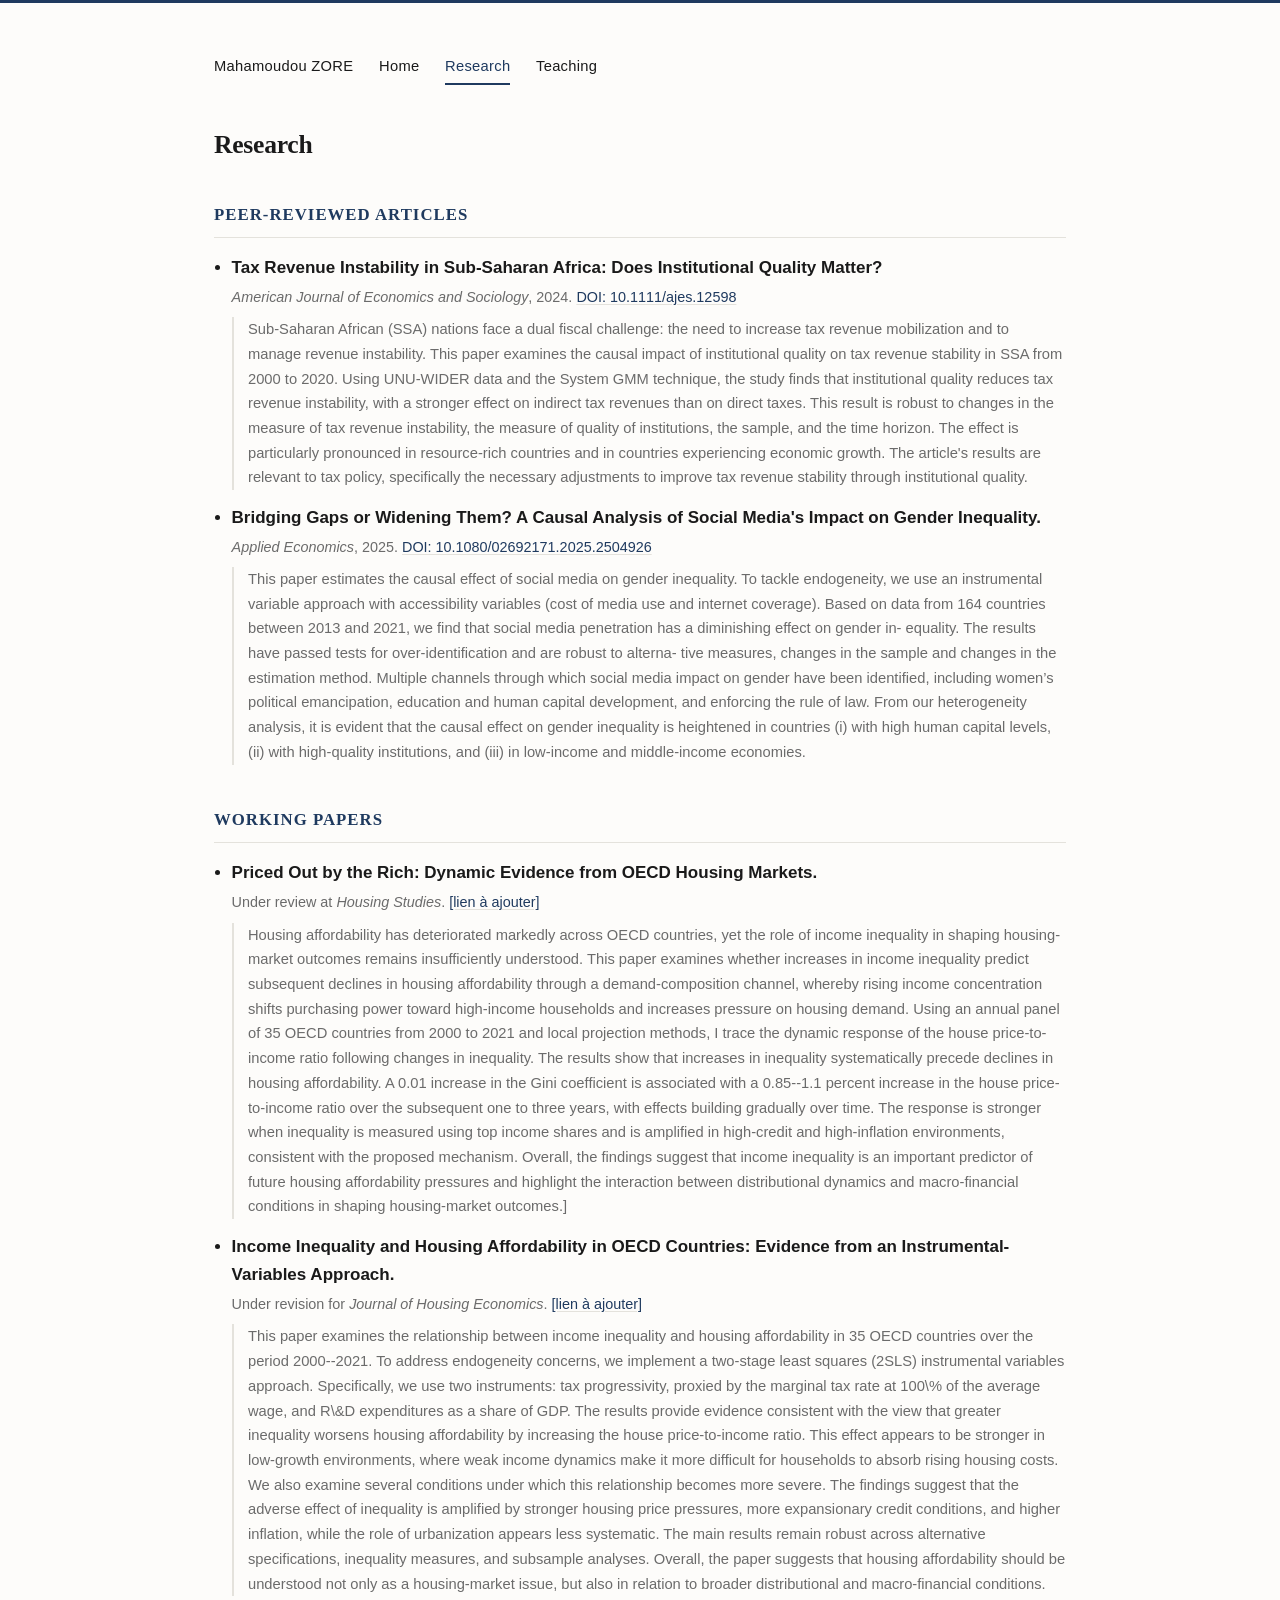
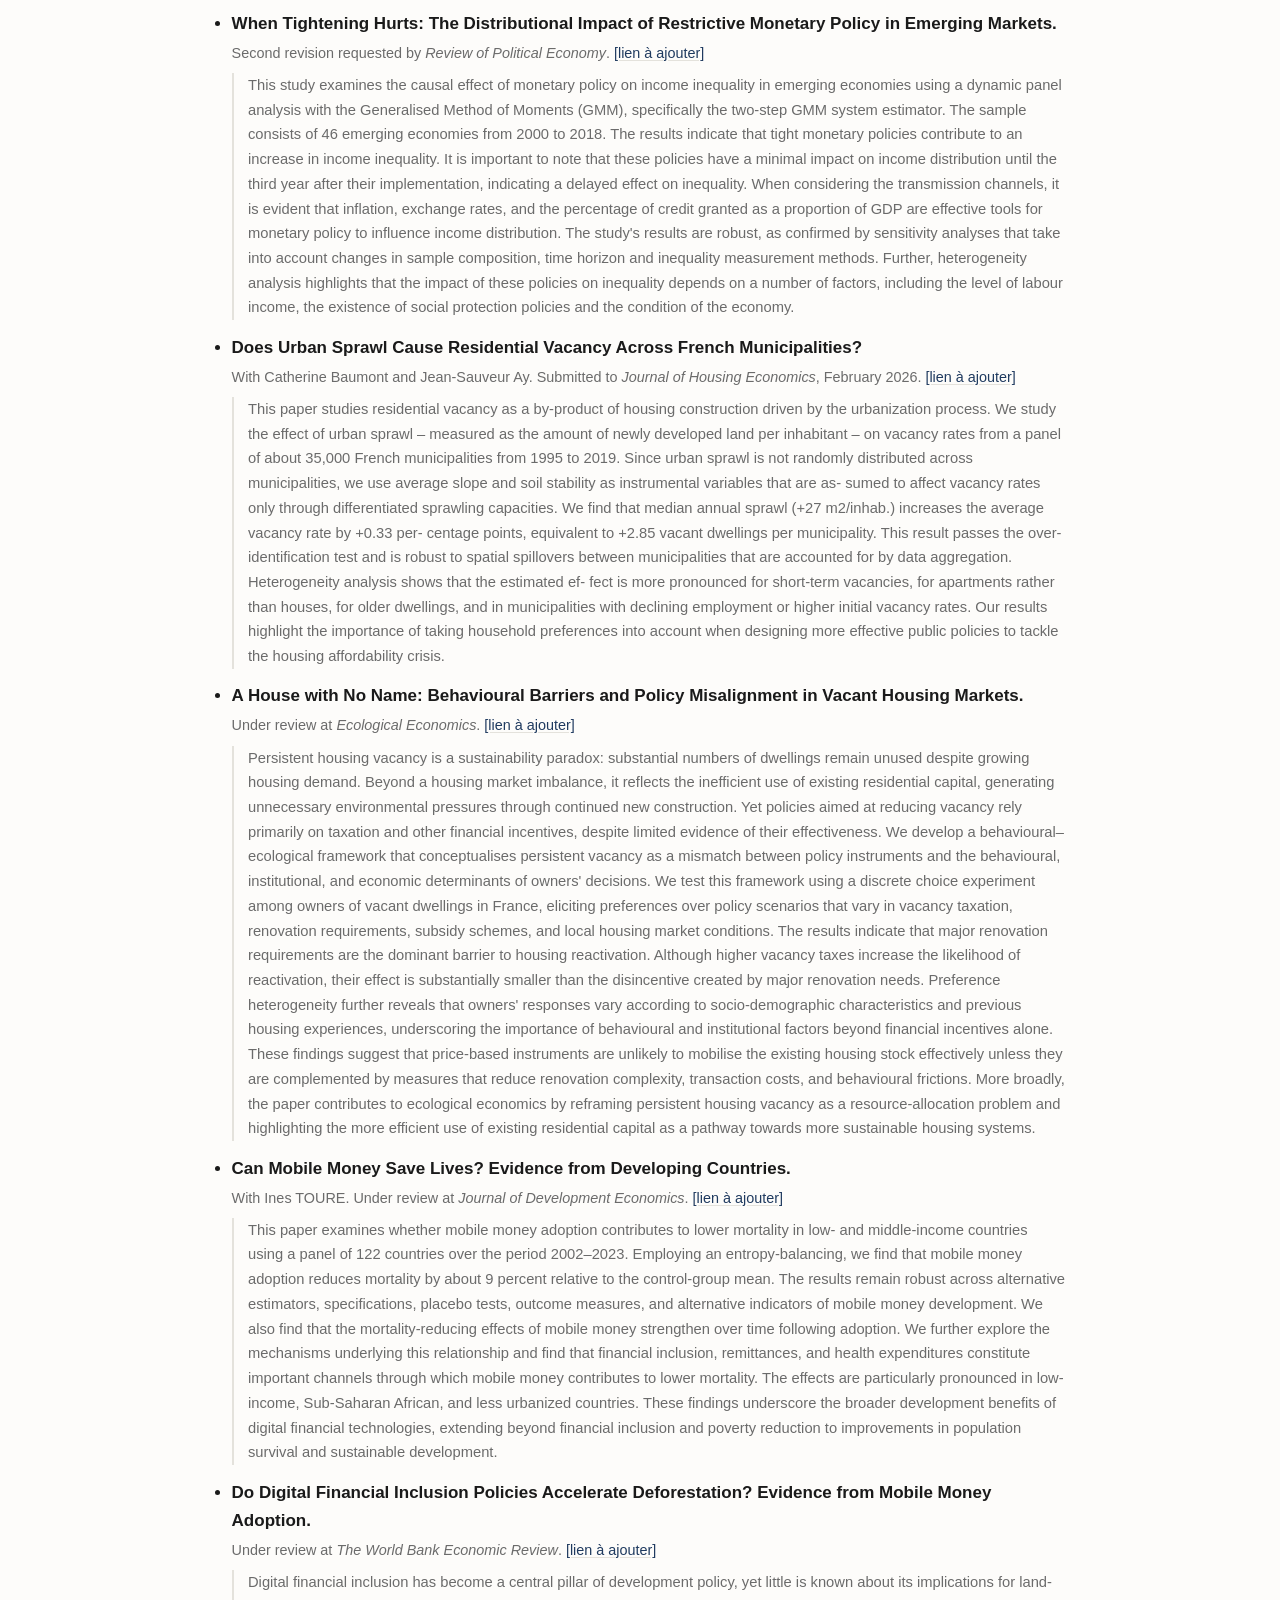
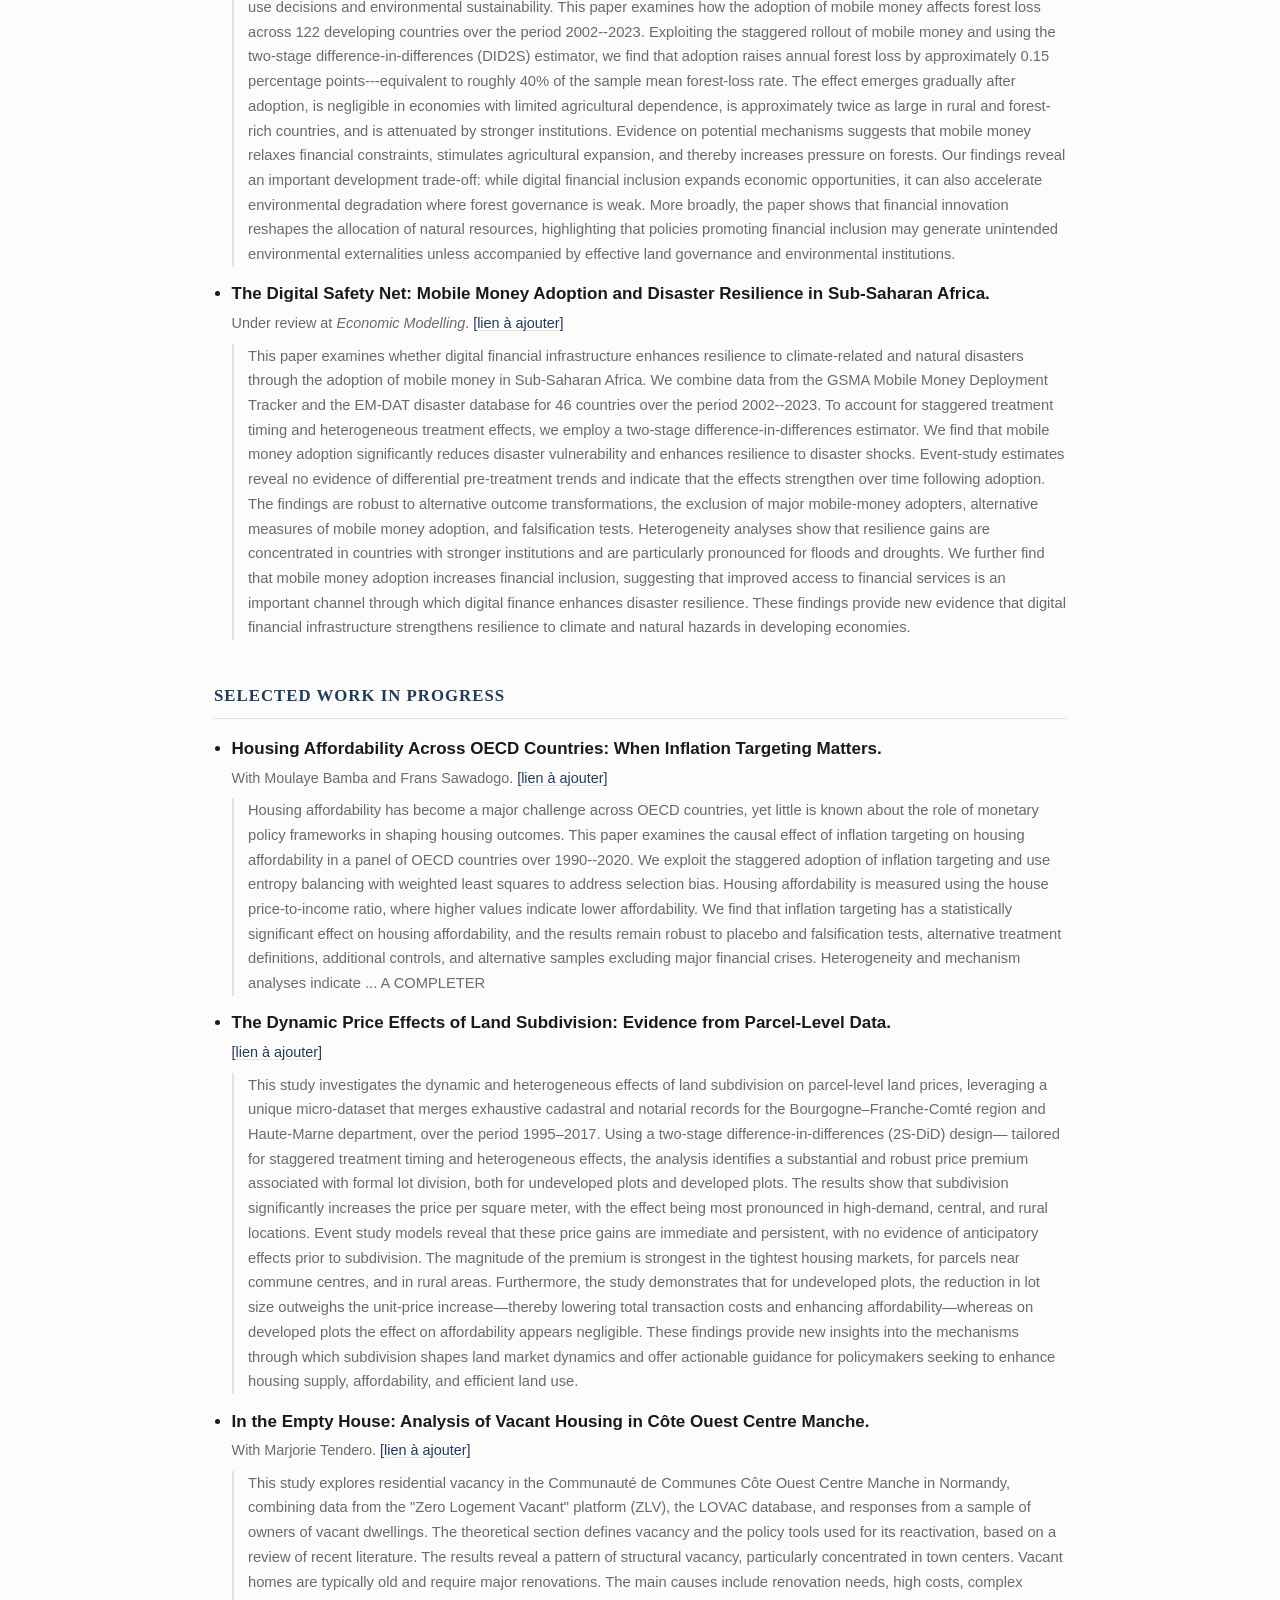
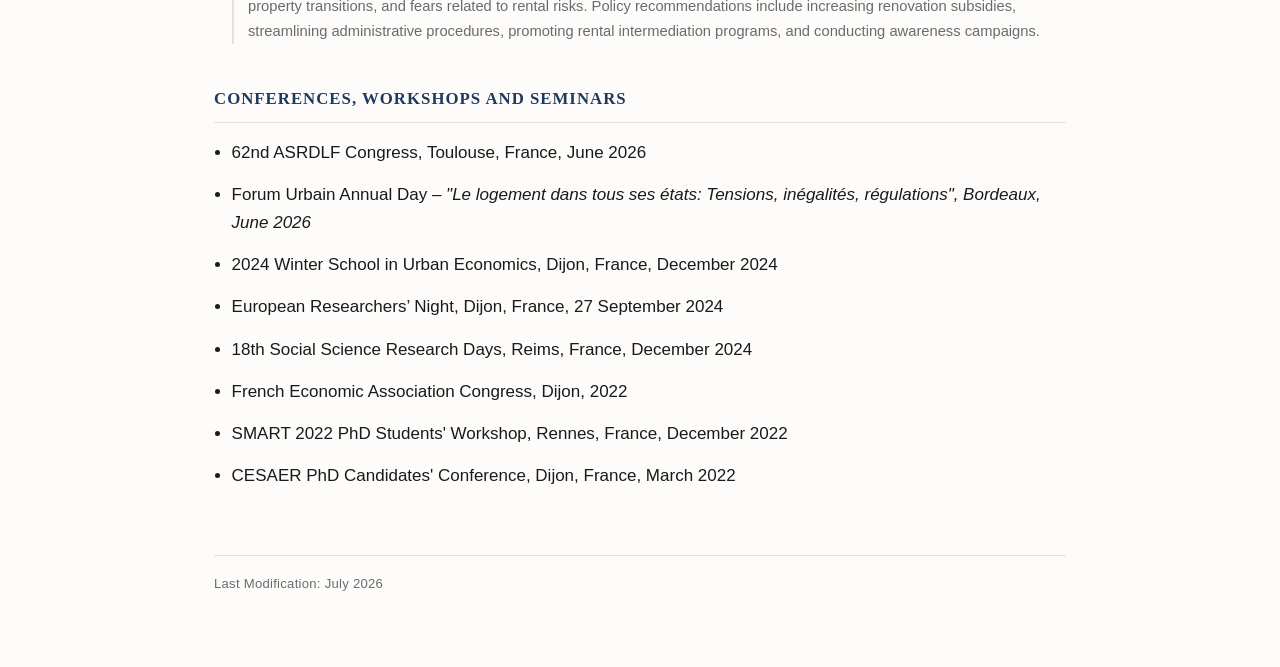
<file: research.html>
<!DOCTYPE html>
<html lang="en">
<head>
<meta charset="UTF-8">
<meta name="description" content="Research and publications by Mahamoudou Zoré — housing economics, development economics, and applied econometrics.">
<meta name="viewport" content="width=device-width, initial-scale=1.0">
<title>Research — Mahamoudou ZORE</title>
<link rel="stylesheet" href="styles.css">
</head>
<body>
<div class="wrap">

  
  <nav>
    <a href="index.html">Mahamoudou ZORE</a>
  <a href="index.html">Home</a>
  <a href="research.html" class="active">Research</a>
  <a href="teaching.html">Teaching</a>
</nav>

  <h1 style="font-size:1.6rem;">Research</h1>

  <h2>Peer-reviewed articles</h2>
  <ul>
    <li>
      <span class="entry-title">Tax Revenue Instability in Sub-Saharan Africa: Does Institutional Quality Matter?</span><br>
      <span class="entry-meta"><em>American Journal of Economics and Sociology</em>, 2024. <a href="https://doi.org/10.1111/ajes.12598">DOI: 10.1111/ajes.12598</a></span>
      <p class="abstract">Sub-Saharan African (SSA) nations face a dual fiscal challenge: the need to increase tax revenue mobilization and to manage revenue instability. This paper examines the causal impact of institutional quality on tax revenue stability in SSA from 2000 to 2020. Using UNU-WIDER data and the System GMM technique, the study finds that institutional quality reduces tax revenue instability, with a stronger effect on indirect tax revenues than on direct taxes. This result is robust to changes in the measure of tax revenue instability, the measure of quality of institutions, the sample, and the time horizon. The effect is particularly pronounced in resource-rich countries and in countries experiencing economic growth. The article's results are relevant to tax policy, specifically the necessary adjustments to improve tax revenue stability through institutional quality.</p>
    </li>
    <li>
      <span class="entry-title">Bridging Gaps or Widening Them? A Causal Analysis of Social Media's Impact on Gender Inequality.</span><br>
      <span class="entry-meta"><em>Applied Economics</em>, 2025. <a href="https://doi.org/10.1080/02692171.2025.2504926">DOI: 10.1080/02692171.2025.2504926</a></span>
      <p class="abstract">This paper estimates the causal effect of social media on gender inequality. To tackle endogeneity, we use an instrumental variable approach with accessibility variables (cost of media use and internet coverage). Based on data from 164 countries between 2013 and 2021, we find that social media penetration has a diminishing effect on gender in- equality. The results have passed tests for over-identification and are robust to alterna- tive measures, changes in the sample and changes in the estimation method. Multiple channels through which social media impact on gender have been identified, including women’s political emancipation, education and human capital development, and enforcing the rule of law. From our heterogeneity analysis, it is evident that the causal effect on gender inequality is heightened in countries (i) with high human capital levels, (ii) with high-quality institutions, and (iii) in low-income and middle-income economies.</p>
    </li>
  </ul>

  <h2>Working papers</h2>
  <ul>
    <li>
      <span class="entry-title">Priced Out by the Rich: Dynamic Evidence from OECD Housing Markets.</span>
      <span class="entry-meta">Under review at <em>Housing Studies</em>. <a href="#">[lien à ajouter]</a></span>
      <p class="abstract">Housing affordability has deteriorated markedly across OECD countries, yet the role of income inequality in shaping housing-market outcomes remains insufficiently understood. This paper examines whether increases in income inequality predict subsequent declines in housing affordability through a demand-composition channel, whereby rising income concentration shifts purchasing power toward high-income households and increases pressure on housing demand. Using an annual panel of 35 OECD countries from 2000 to 2021 and local projection methods, I trace the dynamic response of the house price-to-income ratio following changes in inequality.
The results show that increases in inequality systematically precede declines in housing affordability. A 0.01 increase in the Gini coefficient is associated with a 0.85--1.1 percent increase in the house price-to-income ratio over the subsequent one to three years, with effects building gradually over time. The response is stronger when inequality is measured using top income shares and is amplified in high-credit and high-inflation environments, consistent with the proposed mechanism.
Overall, the findings suggest that income inequality is an important predictor of future housing affordability pressures and highlight the interaction between distributional dynamics and macro-financial conditions in shaping housing-market outcomes.]</p>
    </li>
    <li>
      <span class="entry-title">Income Inequality and Housing Affordability in OECD Countries: Evidence from an Instrumental-Variables Approach.</span>
      <span class="entry-meta">Under revision for <em>Journal of Housing Economics</em>. <a href="#">[lien à ajouter]</a></span>
      <p class="abstract">This paper examines the relationship between income inequality and housing affordability in 35 OECD countries over the period 2000--2021. To address endogeneity concerns, we implement a two-stage least squares (2SLS) instrumental variables approach. Specifically, we use two instruments: tax progressivity, proxied by the marginal tax rate at 100\% of the average wage, and R\&D expenditures as a share of GDP. The results provide evidence consistent with the view that greater inequality worsens housing affordability by increasing the house price-to-income ratio. This effect appears to be stronger in low-growth environments, where weak income dynamics make it more difficult for households to absorb rising housing costs. We also examine several conditions under which this relationship becomes more severe. The findings suggest that the adverse effect of inequality is amplified by stronger housing price pressures, more expansionary credit conditions, and higher inflation, while the role of urbanization appears less systematic. The main results remain robust across alternative specifications, inequality measures, and subsample analyses. Overall, the paper suggests that housing affordability should be understood not only as a housing-market issue, but also in relation to broader distributional and macro-financial conditions.</p>
    </li>
    <li>
      <span class="entry-title">When Tightening Hurts: The Distributional Impact of Restrictive Monetary Policy in Emerging Markets.</span>
      <span class="entry-meta">Second revision requested by <em>Review of Political Economy</em>. <a href="#">[lien à ajouter]</a></span>
      <p class="abstract">This study examines the causal effect of monetary policy on income inequality in emerging economies using a dynamic panel analysis with the Generalised Method of Moments (GMM), specifically the two-step GMM system estimator. The sample consists of 46 emerging economies from 2000 to 2018. The results indicate that tight monetary policies contribute to an increase in income inequality. It is important to note that these policies have a minimal impact on income distribution until the third year after their implementation, indicating a delayed effect on inequality. When considering the transmission channels, it is evident that inflation, exchange rates, and the percentage of credit granted as a proportion of GDP are effective tools for monetary policy to influence income distribution. The study's results are robust, as confirmed by sensitivity analyses that take into account changes in sample composition, time horizon and inequality measurement methods. Further, heterogeneity analysis highlights that the impact of these policies on inequality depends on a number of factors, including the level of labour income, the existence of social protection policies and the condition of the economy.</p>
    </li>
    <li>
      <span class="entry-title">Does Urban Sprawl Cause Residential Vacancy Across French Municipalities?</span>
      <span class="entry-meta">With Catherine Baumont and Jean-Sauveur Ay. Submitted to <em>Journal of Housing Economics</em>, February 2026. <a href="#">[lien à ajouter]</a></span>
      <p class="abstract">This paper studies residential vacancy as a by-product of housing construction driven by
the urbanization process. We study the effect of urban sprawl – measured as the amount of
newly developed land per inhabitant – on vacancy rates from a panel of about 35,000 French
municipalities from 1995 to 2019. Since urban sprawl is not randomly distributed across
municipalities, we use average slope and soil stability as instrumental variables that are as-
sumed to affect vacancy rates only through differentiated sprawling capacities. We find that
median annual sprawl (+27 m2/inhab.) increases the average vacancy rate by +0.33 per-
centage points, equivalent to +2.85 vacant dwellings per municipality. This result passes
the over-identification test and is robust to spatial spillovers between municipalities that
are accounted for by data aggregation. Heterogeneity analysis shows that the estimated ef-
fect is more pronounced for short-term vacancies, for apartments rather than houses, for
older dwellings, and in municipalities with declining employment or higher initial vacancy
rates. Our results highlight the importance of taking household preferences into account
when designing more effective public policies to tackle the housing affordability crisis.</p>
    </li>
    <li>
      <span class="entry-title">A House with No Name: Behavioural Barriers and Policy Misalignment in Vacant Housing Markets.</span>
      <span class="entry-meta">Under review at <em>Ecological Economics</em>. <a href="#">[lien à ajouter]</a></span>
      <p class="abstract">Persistent housing vacancy is a sustainability paradox: substantial numbers of dwellings remain unused despite growing housing demand. Beyond a housing market imbalance, it reflects the inefficient use of existing residential capital, generating unnecessary environmental pressures through continued new construction. Yet policies aimed at reducing vacancy rely primarily on taxation and other financial incentives, despite limited evidence of their effectiveness.
We develop a behavioural–ecological framework that conceptualises persistent vacancy as a mismatch between policy instruments and the behavioural, institutional, and economic determinants of owners' decisions. We test this framework using a discrete choice experiment among owners of vacant dwellings in France, eliciting preferences over policy scenarios that vary in vacancy taxation, renovation requirements, subsidy schemes, and local housing market conditions.
The results indicate that major renovation requirements are the dominant barrier to housing reactivation.  Although higher vacancy taxes increase the likelihood of reactivation, their effect is substantially smaller than the disincentive created by major renovation needs. Preference heterogeneity further reveals that owners' responses vary according to socio-demographic characteristics and previous housing experiences, underscoring the importance of behavioural and institutional factors beyond financial incentives alone.
These findings suggest that price-based instruments are unlikely to mobilise the existing housing stock effectively unless they are complemented by measures that reduce renovation complexity, transaction costs, and behavioural frictions. More broadly, the paper contributes to ecological economics by reframing persistent housing vacancy as a resource-allocation problem and highlighting the more efficient use of existing residential capital as a pathway towards more sustainable housing systems.
</p>
    </li>
    <li>
      <span class="entry-title">Can Mobile Money Save Lives? Evidence from Developing Countries.</span>
      <span class="entry-meta">With Ines TOURE. Under review at <em>Journal of Development Economics</em>. <a href="#">[lien à ajouter]</a></span>
      <p class="abstract">This paper examines whether mobile money adoption contributes to lower mortality in low- and middle-income countries using a panel of 122 countries over the period 2002–2023. Employing an entropy-balancing, we find that mobile money adoption reduces mortality by about 9 percent relative to the control-group mean. The results remain robust across alternative estimators, specifications, placebo tests, outcome measures, and alternative indicators of mobile money development. We also find that the mortality-reducing effects of mobile money strengthen over time following adoption. We further explore the mechanisms underlying this relationship and find that financial inclusion, remittances, and health expenditures constitute important channels through which mobile money contributes to lower mortality. The effects are particularly pronounced in low-income, Sub-Saharan African, and less urbanized countries. These findings underscore the broader development benefits of digital financial technologies, extending beyond financial inclusion and poverty reduction to improvements in population survival and sustainable development.</p>
    </li>
    <li>
      <span class="entry-title">Do Digital Financial Inclusion Policies Accelerate Deforestation? Evidence from Mobile Money Adoption.</span>
      <span class="entry-meta">Under review at <em>The World Bank Economic Review</em>. <a href="#">[lien à ajouter]</a></span>
      <p class="abstract">Digital financial inclusion has become a central pillar of development policy, yet little is known about its implications for land-use decisions and environmental sustainability. This paper examines how the adoption of mobile money affects forest loss across 122 developing countries over the period 2002--2023. Exploiting the staggered rollout of mobile money and using the two-stage difference-in-differences (DID2S) estimator, we find that adoption raises annual forest loss by approximately 0.15 percentage points---equivalent to roughly 40% of the sample mean forest-loss rate. The effect emerges gradually after adoption, is negligible in economies with limited agricultural dependence, is approximately twice as large in rural and forest-rich countries, and is attenuated by stronger institutions.  Evidence on potential mechanisms suggests that mobile money relaxes financial constraints, stimulates agricultural expansion, and thereby increases pressure on forests. Our findings reveal an important development trade-off: while digital financial inclusion expands economic opportunities, it can also accelerate environmental degradation where forest governance is weak. More broadly, the paper shows that financial innovation reshapes the allocation of natural resources, highlighting that policies promoting financial inclusion may generate unintended environmental externalities unless accompanied by effective land governance and environmental institutions.</p>
    </li>
    <li>
      <span class="entry-title">The Digital Safety Net: Mobile Money Adoption and Disaster Resilience in Sub-Saharan Africa.</span>
      <span class="entry-meta">Under review at <em> Economic Modelling</em>. <a href="#">[lien à ajouter]</a></span>
      <p class="abstract">This paper examines whether digital financial infrastructure enhances resilience to climate-related and natural disasters through the adoption of mobile money in Sub-Saharan Africa. We combine data from the GSMA Mobile Money Deployment Tracker and the EM-DAT disaster database for 46 countries over the period 2002--2023. To account for staggered treatment timing and heterogeneous treatment effects, we employ a two-stage difference-in-differences estimator. We find that mobile money adoption significantly reduces disaster vulnerability and enhances resilience to disaster shocks. Event-study estimates reveal no evidence of differential pre-treatment trends and indicate that the effects strengthen over time following adoption. The findings are robust to alternative outcome transformations, the exclusion of major mobile-money adopters, alternative measures of mobile money adoption, and falsification tests. Heterogeneity analyses show that resilience gains are concentrated in countries with stronger institutions and are particularly pronounced for floods and droughts. We further find that mobile money adoption increases financial inclusion, suggesting that improved access to financial services is an important channel through which digital finance enhances disaster resilience. These findings provide new evidence that digital financial infrastructure strengthens resilience to climate and natural hazards in developing economies.</p>
    </li>
  </ul>

  <h2>Selected work in progress</h2>
  <ul>
    <li>
      <span class="entry-title">Housing Affordability Across OECD Countries: When Inflation Targeting Matters.</span>
      <span class="entry-meta">With Moulaye Bamba and Frans Sawadogo. <a href="#">[lien à ajouter]</a></span>
      <p class="abstract">Housing affordability has become a major challenge across OECD countries, yet little is known about the role of monetary policy frameworks in shaping housing outcomes. This paper examines the causal effect of inflation targeting on housing affordability in a panel of OECD countries over 1990--2020. We exploit the staggered adoption of inflation targeting and use entropy balancing with weighted least squares to address selection bias. Housing affordability is measured using the house price-to-income ratio, where higher values indicate lower affordability. We find that inflation targeting has a statistically significant effect on housing affordability, and the results remain robust to placebo and falsification tests, alternative treatment definitions, additional controls, and alternative samples excluding major financial crises. Heterogeneity and mechanism analyses indicate ... A COMPLETER</p>
    </li>
    <li>
      <span class="entry-title">The Dynamic Price Effects of Land Subdivision: Evidence from Parcel-Level Data.</span>
      <span class="entry-meta"><a href="#">[lien à ajouter]</a></span>
      <p class="abstract">This study investigates the dynamic and heterogeneous effects of land subdivision on parcel-level land prices, leveraging a unique micro-dataset that merges exhaustive cadastral and notarial records for the Bourgogne–Franche-Comté region and Haute-Marne department, over the period 1995–2017. Using a two‐stage difference‐in‐differences (2S‐DiD) design— tailored for staggered treatment timing and heterogeneous effects, the analysis identifies a substantial and robust price premium associated with formal lot division, both for undeveloped plots and developed plots. The results show that subdivision significantly increases the price per square meter, with the effect being most pronounced in high-demand, central, and rural locations. Event study models reveal that these price gains are immediate and persistent, with no evidence of anticipatory effects prior to subdivision. The magnitude of the premium is strongest in the tightest housing markets, for parcels near commune centres, and in rural areas. Furthermore, the study demonstrates that for undeveloped plots, the reduction in lot size outweighs the unit-price increase—thereby lowering total transaction costs and enhancing affordability—whereas on developed plots the effect on affordability appears negligible. These findings provide new insights into the mechanisms through which subdivision shapes land market dynamics and offer actionable guidance for policymakers seeking to enhance housing supply, affordability, and efficient land use.</p>
    </li>
    <li>
      <span class="entry-title">In the Empty House: Analysis of Vacant Housing in Côte Ouest Centre Manche.</span>
      <span class="entry-meta">With Marjorie Tendero. <a href="#">[lien à ajouter]</a></span>
      <p class="abstract">This study explores residential vacancy in the Communauté de Communes Côte Ouest Centre Manche in Normandy, combining data from the "Zero Logement Vacant" platform (ZLV), the LOVAC database, and responses from a sample of owners of vacant dwellings. The theoretical section defines vacancy and the policy tools used for its reactivation, based on a review of recent literature. The results reveal a pattern of structural vacancy, particularly concentrated in town centers. Vacant homes are typically old and require major renovations. The main causes include renovation needs, high costs, complex property transitions, and fears related to rental risks. Policy recommendations include increasing renovation subsidies, streamlining administrative procedures, promoting rental intermediation programs, and conducting awareness campaigns.</p>
    </li>
  </ul>

  <h2>Conferences, Workshops and Seminars</h2>
  <ul>
    <li>62nd ASRDLF Congress, Toulouse, France, June 2026</li>
    <li>Forum Urbain Annual Day – <em>"Le logement dans tous ses états: Tensions, inégalités, régulations", Bordeaux, June 2026</em></li>
    <li>2024 Winter School in Urban Economics, Dijon, France, December 2024</li>
 <li>European Researchers’ Night, Dijon, France, 27 September 2024</li>
    <li>18th Social Science Research Days, Reims, France, December 2024</li>
    <li>French Economic Association Congress, Dijon, 2022</li>
    <li>SMART 2022 PhD Students' Workshop, Rennes, France, December 2022</li>
    <li>CESAER PhD Candidates' Conference, Dijon, France, March 2022</li>
  </ul>

  <footer>Last Modification: July 2026</footer>

</div>
</body>
</html>
</file>
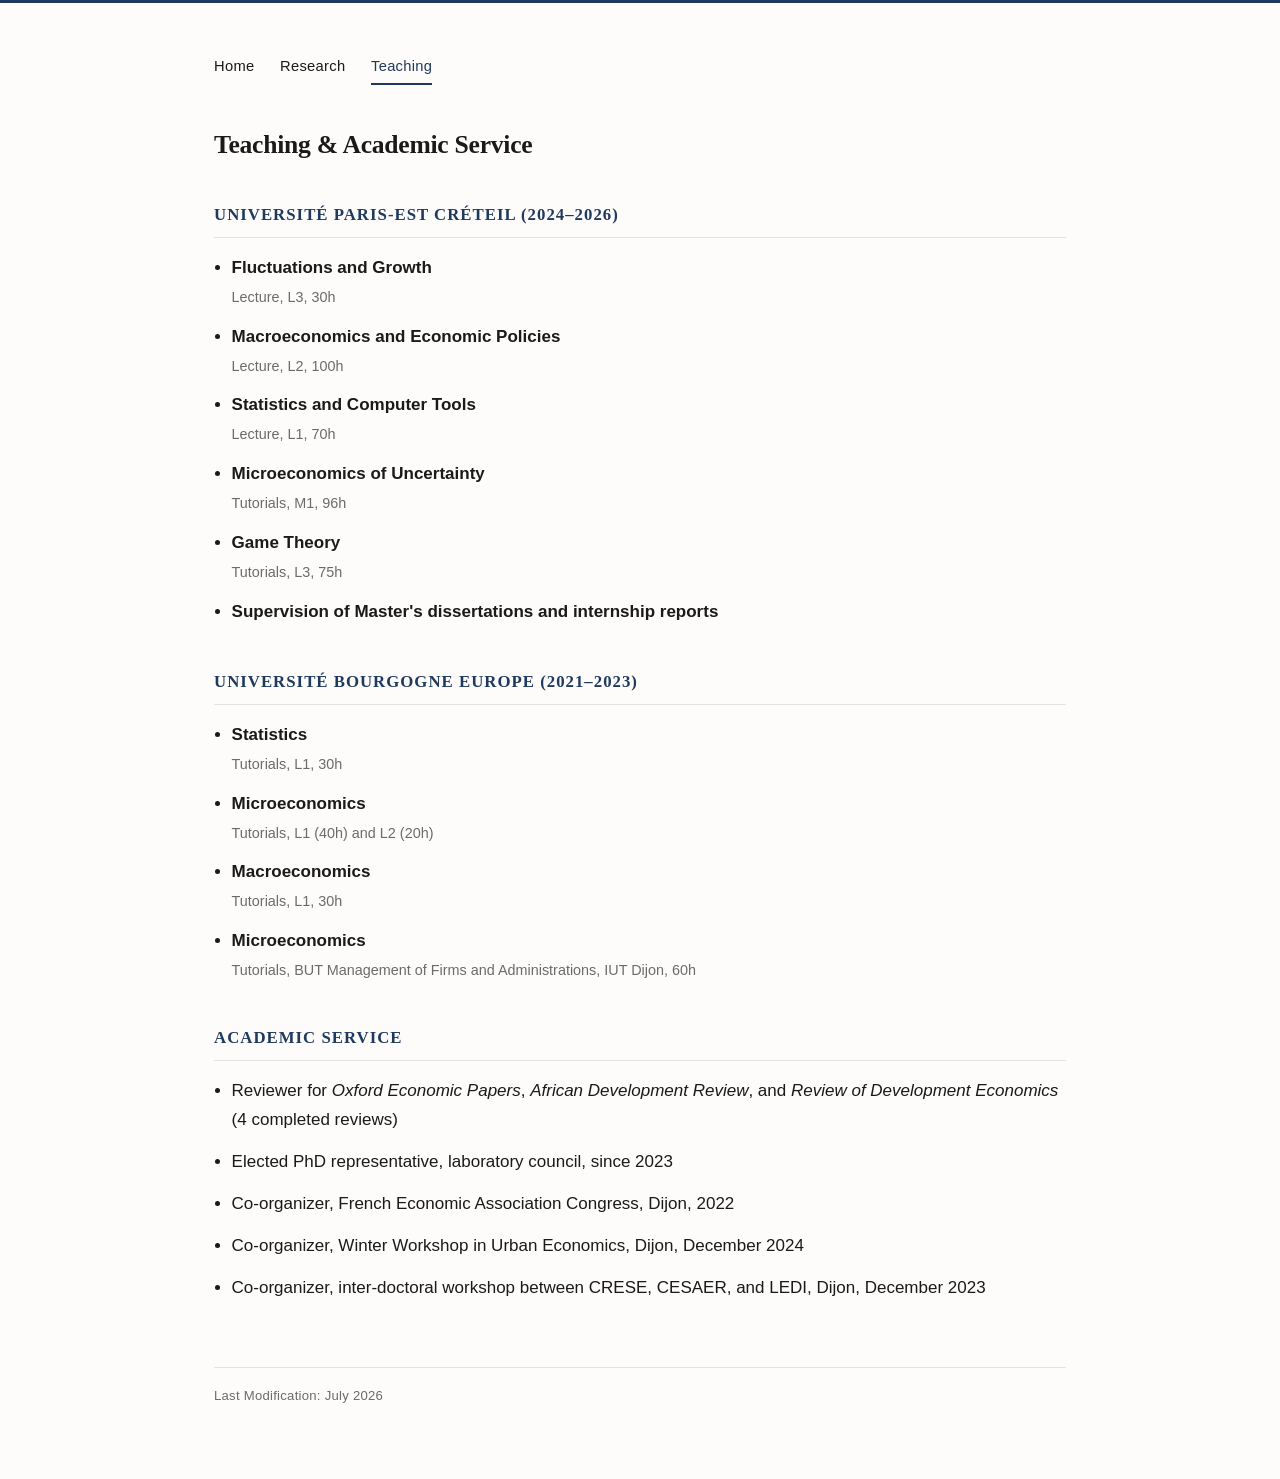
<file: teaching.html>
<!DOCTYPE html>
<html lang="en">
<head>
<meta charset="UTF-8">
<meta name="description" content="Teaching activities of Mahamoudou Zoré — macroeconomics, statistics, microeconomics, and game theory at Université Paris-Est Créteil and Université Bourgogne Europe.">
<meta name="viewport" content="width=device-width, initial-scale=1.0">
<title>Teaching — Mahamoudou ZORE</title>
<link rel="stylesheet" href="styles.css">
</head>
<body>
<div class="wrap">

  <nav>
    <a href="index.html">Home</a>
    <a href="research.html">Research</a>
    <a href="teaching.html" class="active">Teaching</a>
  </nav>

  <h1 style="font-size:1.6rem;">Teaching &amp; Academic Service</h1>

  <h2>Université Paris-Est Créteil (2024–2026)</h2>
  <ul>
    <li><span class="entry-title">Fluctuations and Growth</span> <span class="entry-meta">Lecture, L3, 30h</span></li>
    <li><span class="entry-title">Macroeconomics and Economic Policies</span> <span class="entry-meta">Lecture, L2, 100h</span></li>
    <li><span class="entry-title">Statistics and Computer Tools</span> <span class="entry-meta">Lecture, L1, 70h</span></li>
    <li><span class="entry-title">Microeconomics of Uncertainty</span> <span class="entry-meta">Tutorials, M1, 96h</span></li>
    <li><span class="entry-title">Game Theory</span> <span class="entry-meta">Tutorials, L3, 75h</span></li>
    <li><span class="entry-title">Supervision of Master's dissertations and internship reports</span></li>
  </ul>

  <h2>Université Bourgogne Europe (2021–2023)</h2>
  <ul>
    <li><span class="entry-title">Statistics</span> <span class="entry-meta">Tutorials, L1, 30h</span></li>
    <li><span class="entry-title">Microeconomics</span> <span class="entry-meta">Tutorials, L1 (40h) and L2 (20h)</span></li>
    <li><span class="entry-title">Macroeconomics</span> <span class="entry-meta">Tutorials, L1, 30h</span></li>
    <li><span class="entry-title">Microeconomics</span> <span class="entry-meta">Tutorials, BUT Management of Firms and Administrations, IUT Dijon, 60h</span></li>
  </ul>
<h2>Academic Service</h2>
<ul>
  <li>Reviewer for <em>Oxford Economic Papers</em>, <em>African Development Review</em>, and <em>Review of Development Economics</em> (4 completed reviews)</li>
  <li>Elected PhD representative, laboratory council, since 2023</li>
  <li>Co-organizer, French Economic Association Congress, Dijon, 2022</li>
  <li>Co-organizer, Winter Workshop in Urban Economics, Dijon, December 2024</li>
  <li>Co-organizer, inter-doctoral workshop between CRESE, CESAER, and LEDI, Dijon, December 2023</li>
</ul>
  <footer>Last Modification: July 2026</footer>

</div>
</body>
</html>
</file>
<file: styles.css>
:root {
  --ink: #1a1a1a;
  --muted: #6b6b6b;
  --accent: #1f3a5f;
  --accent-soft: #4a6a8f;
  --rule: #e4e2dc;
  --bg: #fdfcfa;
  --max: 900px;
}

* {
  box-sizing: border-box;
}

html {
  -webkit-text-size-adjust: 100%;
  scroll-behavior: smooth;
}

body {
  margin: 0;
  background: var(--bg);
  color: var(--ink);
  font-family: "Source Sans Pro", -apple-system, BlinkMacSystemFont,
               "Segoe UI", Helvetica, Arial, sans-serif;
  font-size: 17px;
  line-height: 1.68;
  border-top: 3px solid var(--accent);
}

.wrap {
  width: 100%;
  max-width: var(--max);
  margin: 0 auto;
  padding: 3.2rem 1.5rem 4.5rem;
}

h1,
h2 {
  font-family: "Iowan Old Style", "Palatino Linotype",
               Palatino, Georgia, serif;
  font-weight: 600;
  letter-spacing: -0.01em;
  color: var(--ink);
}

h1 {
  font-size: 2.05rem;
  margin: 0 0 0.2rem;
  line-height: 1.15;
}

h2 {
  font-size: 1.05rem;
  text-transform: uppercase;
  letter-spacing: 0.06em;
  margin: 2.6rem 0 1rem;
  color: var(--accent);
  border-bottom: 1px solid var(--rule);
  padding-bottom: 0.5rem;
}

.role {
  color: var(--muted);
  margin: 0 0 1.7rem;
  font-size: 1.02rem;
  font-style: italic;
}

nav {
  display: flex;
  flex-wrap: wrap;
  gap: 0.7rem 1.6rem;
  margin-bottom: 2.8rem;
  font-size: 0.92rem;
  letter-spacing: 0.02em;
}

nav a {
  color: var(--ink);
  text-decoration: none;
  padding-bottom: 4px;
  border-bottom: 2px solid transparent;
  transition: border-color 0.15s ease, color 0.15s ease;
}

nav a:hover {
  color: var(--accent);
}

nav a.active {
  border-bottom-color: var(--accent);
  color: var(--accent);
}

.profile-row {
  display: flex;
  gap: 1.9rem;
  align-items: flex-start;
  margin-bottom: 1.8rem;
}

.profile-row img {
  width: 124px;
  height: 124px;
  object-fit: cover;
  border-radius: 4px;
  flex-shrink: 0;
  box-shadow: 0 1px 2px rgba(0, 0, 0, 0.08);
}

.profile-content {
  flex: 1;
  min-width: 0;
}

.links {
  display: flex;
  flex-wrap: wrap;
  gap: 0.45rem 1.1rem;
  margin: 0.7rem 0 0;
  font-size: 0.93rem;
}

.links a {
  color: var(--accent);
  text-decoration: none;
  border-bottom: 1px solid transparent;
  transition: border-color 0.15s ease;
}

.links a:hover {
  border-bottom-color: var(--accent-soft);
}

p {
  margin: 1rem 0;
}

ul {
  padding-left: 1.1rem;
  margin: 0.9rem 0;
}

li {
  margin-bottom: 0.85rem;
}

a {
  color: var(--accent);
  text-decoration-color: var(--rule);
  text-underline-offset: 2px;
}

a:hover {
  text-decoration-color: var(--accent);
}

.entry-title {
  font-weight: 600;
}

.entry-meta {
  display: block;
  margin-top: 0.15rem;
  color: var(--muted);
  font-size: 0.9rem;
}

.abstract {
  margin: 0.5rem 0 0;
  padding-left: 0.9rem;
  color: var(--muted);
  font-size: 0.92rem;
  border-left: 2px solid var(--rule);
}

footer {
  margin-top: 4rem;
  padding-top: 1.1rem;
  border-top: 1px solid var(--rule);
  color: var(--muted);
  font-size: 0.82rem;
  letter-spacing: 0.02em;
}

/* Tablets and small screens */
@media (max-width: 700px) {
  .wrap {
    padding: 2.4rem 1.2rem 3.5rem;
  }

  nav {
    margin-bottom: 2.2rem;
  }
}

/* Smartphones */
@media (max-width: 480px) {
  body {
    font-size: 16px;
    line-height: 1.62;
  }

  .wrap {
    padding: 2rem 1rem 3rem;
  }

  .profile-row {
    flex-direction: column;
    gap: 1rem;
  }

  .profile-row img {
    width: 112px;
    height: 112px;
  }

  h1 {
    font-size: 1.75rem;
  }

  h2 {
    margin-top: 2.2rem;
  }

  .role {
    margin-bottom: 1.2rem;
  }

  nav {
    gap: 0.55rem 1rem;
    font-size: 0.9rem;
  }

  .links {
    gap: 0.35rem 0.9rem;
  }
}
</file>
